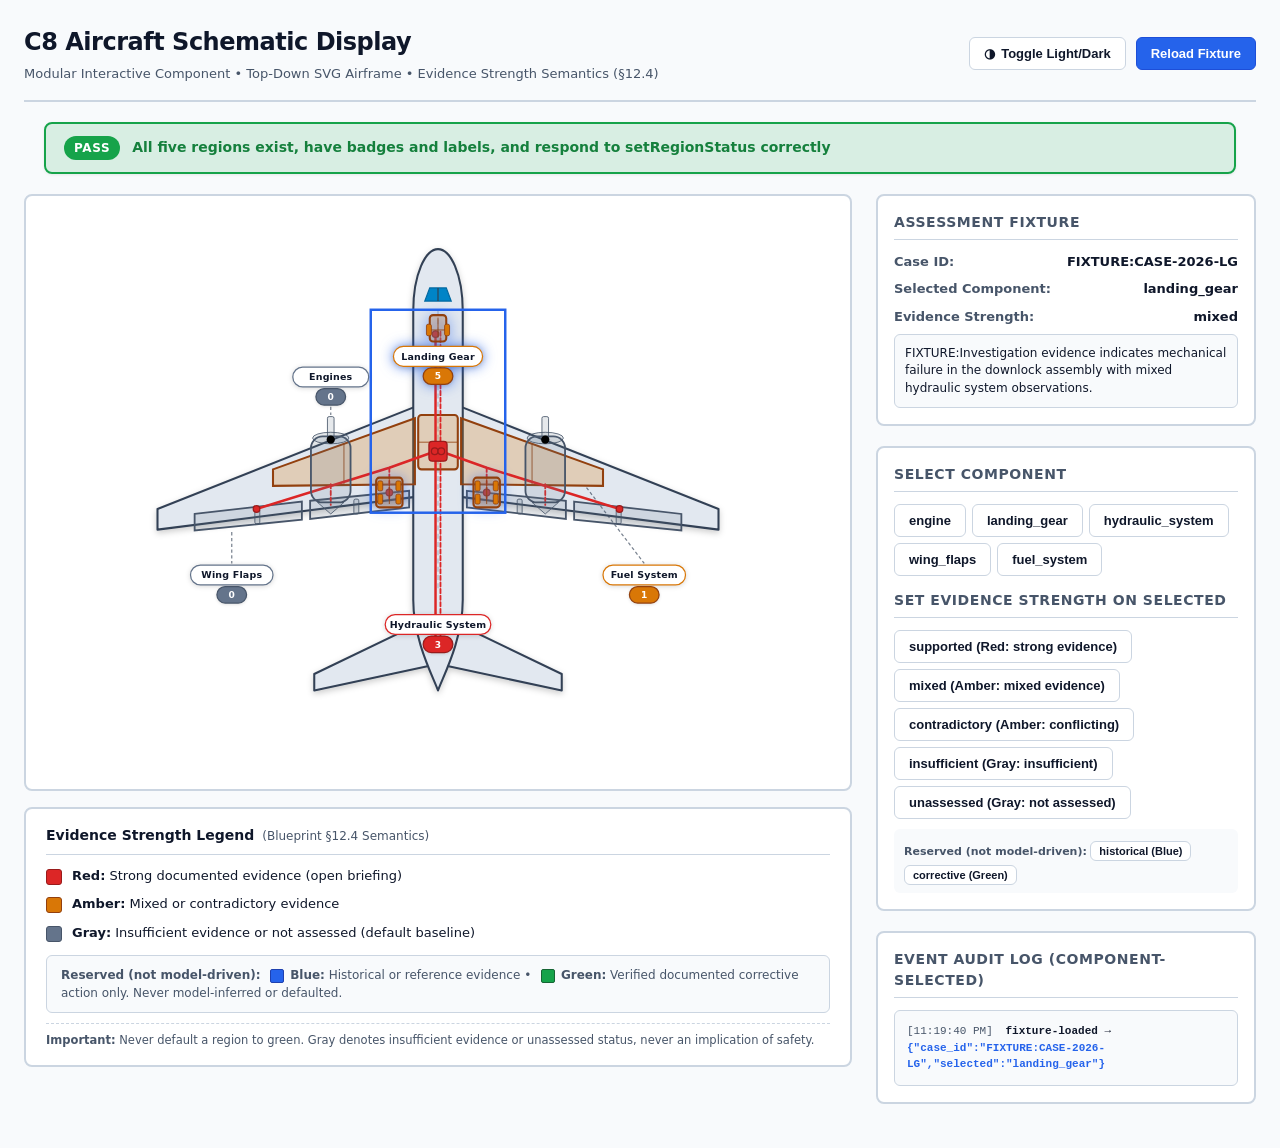
<file: frontend/schematic_demo.html>
<!DOCTYPE html>
<html lang="en">
<head>
  <!-- ============================================================
     COMPONENT: C8 - Aircraft Schematic Standalone Demo & Test Page
     PURPOSE: Host, demonstrate, and self-test the interactive C8 aircraft schematic against assessment fixture.
     INPUT: contracts/fixtures/assessment.json, frontend/schematic.js, frontend/styles.css
     OUTPUT: Rendered test page with interactive schematic, event audit log, and PASS/FAIL test verdict.
     CALLED BY: Browser / manual / automated test suite      CALLS: frontend/schematic.js, contracts/fixtures/assessment.json
     IF IT BREAKS, CHECK: Relative fetch path to assessment.json, ES module loading, DOM element IDs.
     ============================================================ -->
  <meta charset="UTF-8">
  <meta name="viewport" content="width=device-width, initial-scale=1.0">
  <title>C8 Aircraft Schematic Demo &amp; Self-Test</title>
  <link rel="stylesheet" href="styles.css">
  <style>
    /* Demo Page Container & Layout Styles */
    body {
      margin: 0;
      padding: 24px;
      background: var(--schematic-bg, #f8fafc);
      color: var(--schematic-text, #0f172a);
      font-family: system-ui, -apple-system, BlinkMacSystemFont, "Segoe UI", Roboto, sans-serif;
      line-height: 1.5;
      box-sizing: border-box;
    }

    .demo-header {
      display: flex;
      justify-content: space-between;
      align-items: center;
      flex-wrap: wrap;
      gap: 16px;
      margin-bottom: 20px;
      padding-bottom: 16px;
      border-bottom: 2px solid var(--schematic-border, #cbd5e1);
    }

    .demo-title-group h1 {
      margin: 0;
      font-size: 24px;
      font-weight: 800;
      letter-spacing: -0.02em;
    }

    .demo-title-group p {
      margin: 4px 0 0 0;
      font-size: 13px;
      color: var(--schematic-text-muted, #64748b);
    }

    .demo-actions {
      display: flex;
      align-items: center;
      gap: 10px;
    }

    .btn {
      display: inline-flex;
      align-items: center;
      gap: 6px;
      padding: 8px 14px;
      font-size: 13px;
      font-weight: 600;
      border-radius: 6px;
      border: 1px solid var(--schematic-border, #cbd5e1);
      background: var(--schematic-card-bg, #ffffff);
      color: var(--schematic-text, #0f172a);
      cursor: pointer;
      transition: all 0.15s ease;
    }

    .btn:hover {
      background: var(--schematic-border, #e2e8f0);
    }

    .btn-primary {
      background: #2563eb;
      color: #ffffff;
      border-color: #1d4ed8;
    }

    .btn-primary:hover {
      background: #1d4ed8;
    }

    /* Self-Test Verdict Banner */
    .selftest-banner {
      display: flex;
      align-items: center;
      gap: 12px;
      padding: 12px 18px;
      border-radius: 8px;
      margin-bottom: 20px;
      font-size: 14px;
      font-weight: 600;
      box-shadow: 0 1px 3px rgba(0,0,0,0.08);
    }

    .selftest-banner.pass {
      background: rgba(22, 163, 74, 0.14);
      color: #15803d;
      border: 2px solid #16a34a;
    }

    .selftest-banner.fail {
      background: rgba(220, 38, 38, 0.14);
      color: #b91c1c;
      border: 2px solid #dc2626;
    }

    .selftest-badge {
      display: inline-block;
      padding: 3px 10px;
      border-radius: 9999px;
      font-weight: 800;
      font-size: 12px;
      letter-spacing: 0.05em;
      color: #ffffff;
    }

    .selftest-banner.pass .selftest-badge {
      background: #16a34a;
    }

    .selftest-banner.fail .selftest-badge {
      background: #dc2626;
    }

    /* Main Grid Layout - Adapts smoothly from 50% to 200% zoom */
    .demo-grid {
      display: grid;
      grid-template-columns: minmax(0, 1fr) 380px;
      gap: 24px;
      align-items: start;
    }

    @media (max-width: 1100px) {
      .demo-grid {
        grid-template-columns: 1fr;
      }
    }

    /* Sidebar Panels */
    .sidebar-panel {
      background: var(--schematic-card-bg, #ffffff);
      border: 2px solid var(--schematic-border, #cbd5e1);
      border-radius: 8px;
      padding: 16px;
      margin-bottom: 20px;
      box-sizing: border-box;
    }

    .sidebar-title {
      margin: 0 0 12px 0;
      font-size: 14px;
      font-weight: 700;
      text-transform: uppercase;
      letter-spacing: 0.04em;
      color: var(--schematic-text-muted, #64748b);
      border-bottom: 1px solid var(--schematic-border, #cbd5e1);
      padding-bottom: 6px;
    }

    .info-row {
      display: flex;
      justify-content: space-between;
      margin-bottom: 8px;
      font-size: 13px;
    }

    .info-label {
      font-weight: 600;
      color: var(--schematic-text-muted, #64748b);
    }

    .info-value {
      font-weight: 700;
      text-align: right;
    }

    .summary-text {
      font-size: 12px;
      line-height: 1.45;
      background: var(--schematic-bg, #f8fafc);
      padding: 10px;
      border-radius: 6px;
      border: 1px solid var(--schematic-border, #cbd5e1);
      margin-top: 8px;
    }

    /* Interactive Component Controls */
    .controls-grid {
      display: flex;
      flex-wrap: wrap;
      gap: 6px;
      margin-bottom: 10px;
    }

    /* Event Audit Log */
    .event-log-container {
      max-height: 240px;
      overflow-y: auto;
      background: var(--schematic-bg, #f8fafc);
      border: 1px solid var(--schematic-border, #cbd5e1);
      border-radius: 6px;
      padding: 8px 12px;
      font-family: ui-monospace, SFMono-Regular, Menlo, Monaco, Consolas, monospace;
      font-size: 11px;
    }

    .event-log-entry {
      padding: 4px 0;
      border-bottom: 1px solid rgba(0, 0, 0, 0.06);
    }

    .event-log-entry:last-child {
      border-bottom: none;
    }

    .event-time {
      color: var(--schematic-text-muted, #64748b);
      margin-right: 6px;
    }

    .event-target {
      color: #2563eb;
      font-weight: 700;
    }
  </style>
</head>
<body>

  <!-- Page Header -->
  <header class="demo-header">
    <div class="demo-title-group">
      <h1>C8 Aircraft Schematic Display</h1>
      <p>Modular Interactive Component &bull; Top-Down SVG Airframe &bull; Evidence Strength Semantics (§12.4)</p>
    </div>
    <div class="demo-actions">
      <button id="theme-toggle-btn" class="btn" type="button" title="Toggle theme">
        <span id="theme-icon">&#9681;</span> Toggle Light/Dark
      </button>
      <button id="reload-fixture-btn" class="btn btn-primary" type="button" title="Re-apply assessment.json fixture">
        Reload Fixture
      </button>
    </div>
  </header>

  <!-- Self-Test Verdict Banner -->
  <div id="selftest-result" class="selftest-banner" role="status" aria-live="polite">
    <span class="selftest-badge">TESTING</span> Running component self-test...
  </div>

  <!-- Main Content Grid -->
  <main class="demo-grid">
    <!-- Schematic Display Target -->
    <section>
      <div id="schematic-container"></div>
    </section>

    <!-- Sidebar: Case Info, Interactive Controls, and Event Audit Log -->
    <aside>
      <!-- Case & Assessment Information Card -->
      <div class="sidebar-panel">
        <h2 class="sidebar-title">Assessment Fixture</h2>
        <div class="info-row">
          <span class="info-label">Case ID:</span>
          <span id="info-case-id" class="info-value">--</span>
        </div>
        <div class="info-row">
          <span class="info-label">Selected Component:</span>
          <span id="info-selected-comp" class="info-value">--</span>
        </div>
        <div class="info-row">
          <span class="info-label">Evidence Strength:</span>
          <span id="info-evidence-status" class="info-value">--</span>
        </div>
        <div class="summary-text" id="info-brief-summary">Loading fixture data...</div>
      </div>

      <!-- Manual Component Selection Controls -->
      <div class="sidebar-panel">
        <h2 class="sidebar-title">Select Component</h2>
        <div class="controls-grid">
          <button class="btn btn-select" data-comp="engine" type="button">engine</button>
          <button class="btn btn-select" data-comp="landing_gear" type="button">landing_gear</button>
          <button class="btn btn-select" data-comp="hydraulic_system" type="button">hydraulic_system</button>
          <button class="btn btn-select" data-comp="wing_flaps" type="button">wing_flaps</button>
          <button class="btn btn-select" data-comp="fuel_system" type="button">fuel_system</button>
        </div>

        <h2 class="sidebar-title" style="margin-top: 14px;">Set Evidence Strength on Selected</h2>
        <div class="controls-grid">
          <button class="btn btn-status" data-status="supported" type="button">supported (Red: strong evidence)</button>
          <button class="btn btn-status" data-status="mixed" type="button">mixed (Amber: mixed evidence)</button>
          <button class="btn btn-status" data-status="contradictory" type="button">contradictory (Amber: conflicting)</button>
          <button class="btn btn-status" data-status="insufficient" type="button">insufficient (Gray: insufficient)</button>
          <button class="btn btn-status" data-status="unassessed" type="button">unassessed (Gray: not assessed)</button>
        </div>
        <div class="reserved-note" style="margin-top: 10px; padding: 8px 10px; background: var(--schematic-bg); border-radius: 6px; font-size: 11px; color: var(--schematic-text-muted); line-height: 1.4;">
          <strong>Reserved (not model-driven):</strong>
          <button class="btn btn-status" data-status="historical" type="button" style="font-size: 11px; padding: 3px 8px; margin: 4px 4px 0 0;">historical (Blue)</button>
          <button class="btn btn-status" data-status="corrective" type="button" style="font-size: 11px; padding: 3px 8px; margin: 4px 0 0 0;">corrective (Green)</button>
        </div>
      </div>

      <!-- Event Audit Log -->
      <div class="sidebar-panel">
        <h2 class="sidebar-title">Event Audit Log (component-selected)</h2>
        <div id="event-log" class="event-log-container" aria-live="polite">
          <div class="event-log-entry" style="color: var(--schematic-text-muted);">Awaiting user interaction...</div>
        </div>
      </div>
    </aside>
  </main>

  <!-- ES Module Script -->
  <script type="module">
    // ============================================================
    // COMPONENT: C8 - Aircraft Schematic Standalone Demo & Test Page
    // PURPOSE: Host, demonstrate, and self-test the interactive C8 aircraft schematic against assessment fixture.
    // INPUT: contracts/fixtures/assessment.json, frontend/schematic.js, frontend/styles.css
    // OUTPUT: Rendered test page with interactive schematic, event audit log, and PASS/FAIL test verdict.
    // CALLED BY: Browser / manual / automated test suite      CALLS: frontend/schematic.js, contracts/fixtures/assessment.json
    // IF IT BREAKS, CHECK: Relative fetch path to assessment.json, ES module loading, DOM element IDs.
    // ============================================================

    import {
      mountSchematic,
      setRegionStatus,
      setSelected,
      VALID_COMPONENTS,
      STATUS_TO_COLOR,
      ComponentError,
      trace
    } from "./schematic.js";

    // Configurable fixture path at top of file
    const FIXTURE_PATH = "../contracts/fixtures/assessment.json";

    // Fallback embedded assessment fixture data if local fetch is blocked (e.g., file:/// protocol)
    const EMBEDDED_FIXTURE_FALLBACK = {
      case_id: "FIXTURE:CASE-2026-LG",
      selected_component: "landing_gear",
      brief_summary: "FIXTURE:Investigation evidence indicates mechanical failure in the downlock assembly with mixed hydraulic system observations.",
      evidence_status: "mixed",
      component_summaries: {
        engine: { evidence_status: "insufficient", passage_count: 0 },
        landing_gear: { evidence_status: "mixed", passage_count: 5 },
        hydraulic_system: { evidence_status: "supported", passage_count: 3 },
        wing_flaps: { evidence_status: "insufficient", passage_count: 0 },
        fuel_system: { evidence_status: "contradictory", passage_count: 1 }
      }
    };

    /**
     * Append entry to visible event audit log.
     *
     * IN: eventName (string), detail (object).
     * OUT: void.
     * FAILS WITH: Never fails.
     */
    function logEvent(eventName, detail) {
      // STEP 1: Format timestamp and log line | takes: eventName, detail | gives: HTML string
      const logContainer = document.getElementById("event-log");
      if (!logContainer) return;

      const timeStr = new Date().toLocaleTimeString();
      const compId = detail && detail.componentId ? detail.componentId : JSON.stringify(detail);
      const entry = document.createElement("div");
      entry.className = "event-log-entry";
      entry.innerHTML = `<span class="event-time">[${timeStr}]</span> <strong>${eventName}</strong> &rarr; <span class="event-target">${compId}</span>`;

      // STEP 2: Prepend or append entry to log container | takes: entry | gives: updated DOM
      if (logContainer.children.length === 1 && logContainer.children[0].textContent.includes("Awaiting")) {
        logContainer.innerHTML = "";
      }
      logContainer.appendChild(entry);
      logContainer.scrollTop = logContainer.scrollHeight;
    }

    /**
     * Execute programmatic self-test verifying regions and setRegionStatus responsiveness.
     *
     * IN: containerEl (HTMLElement).
     * OUT: object { pass: boolean, reason: string }.
     * FAILS WITH: Never fails, returns { pass: false, reason }.
     */
    function runSelfTest(containerEl) {
      // STEP 1: Verify container and SVG presence | takes: containerEl | gives: SVG element
      const svg = containerEl.querySelector("svg.schematic-svg");
      if (!svg) {
        return { pass: false, reason: "Missing svg.schematic-svg element in container" };
      }

      // STEP 2: Verify all 5 regions exist with stable IDs | takes: VALID_COMPONENTS | gives: verified elements
      for (const compId of VALID_COMPONENTS) {
        const el = containerEl.querySelector(`#${compId}`);
        if (!el) {
          return { pass: false, reason: `Region #${compId} not found in schematic` };
        }
        if (el.getAttribute("role") !== "button") {
          return { pass: false, reason: `Region #${compId} missing role="button"` };
        }
        if (el.getAttribute("tabindex") !== "0") {
          return { pass: false, reason: `Region #${compId} missing tabindex="0"` };
        }
        const badgeText = el.querySelector(".badge-text");
        if (!badgeText) {
          return { pass: false, reason: `Region #${compId} missing .badge-text element` };
        }
        const labelText = el.querySelector(".region-label");
        if (!labelText) {
          return { pass: false, reason: `Region #${compId} missing .region-label element` };
        }
      }

      // STEP 3: Verify setRegionStatus modifies classes and badge values correctly | takes: setRegionStatus | gives: tested regions
      try {
        setRegionStatus("engine", "supported", 12);
        const engineEl = containerEl.querySelector("#engine");
        if (!engineEl.classList.contains("status-red") || engineEl.querySelector(".badge-text").textContent !== "12") {
          return { pass: false, reason: "setRegionStatus failed to apply status-red or badge count 12 to engine" };
        }

        setRegionStatus("landing_gear", "mixed", 5);
        const lgEl = containerEl.querySelector("#landing_gear");
        if (!lgEl.classList.contains("status-amber") || lgEl.querySelector(".badge-text").textContent !== "5") {
          return { pass: false, reason: "setRegionStatus failed to apply status-amber or badge count 5 to landing_gear" };
        }

        setRegionStatus("hydraulic_system", "insufficient", 0);
        const hydEl = containerEl.querySelector("#hydraulic_system");
        if (!hydEl.classList.contains("status-gray") || hydEl.querySelector(".badge-text").textContent !== "0") {
          return { pass: false, reason: "setRegionStatus failed to apply status-gray or badge count 0 to hydraulic_system" };
        }

        setSelected("landing_gear");
        if (!lgEl.classList.contains("is-selected") || lgEl.getAttribute("aria-pressed") !== "true") {
          return { pass: false, reason: "setSelected failed to apply .is-selected class or aria-pressed='true'" };
        }
      } catch (err) {
        return { pass: false, reason: `setRegionStatus threw exception: ${err.message}` };
      }

      // STEP 4: Return successful pass verdict | takes: None | gives: verdict object
      return { pass: true, reason: "All five regions exist, have badges and labels, and respond to setRegionStatus correctly" };
    }

    /**
     * Load assessment fixture from URL and apply component summaries to schematic regions.
     *
     * IN: fixturePath (string), containerEl (HTMLElement).
     * OUT: Promise<void>.
     * FAILS WITH: ComponentError on fixture processing failure.
     */
    async function loadAssessment(fixturePath, containerEl) {
      // STEP 1: Fetch fixture JSON with fallback for local file execution | takes: fixturePath | gives: raw assessment object
      let assessment = null;
      try {
        trace("C8", "Fetching assessment fixture", { path: fixturePath });
        const resp = await fetch(fixturePath);
        if (!resp.ok) {
          throw new Error(`HTTP ${resp.status} - ${resp.statusText}`);
        }
        assessment = await resp.json();
      } catch (fetchErr) {
        trace("C8", "Fetch failed, using embedded fixture fallback", { error: fetchErr.message });
        assessment = EMBEDDED_FIXTURE_FALLBACK;
      }

      // STEP 2: Populate UI header and summary information card | takes: assessment | gives: updated info card
      document.getElementById("info-case-id").textContent = assessment.case_id || "N/A";
      document.getElementById("info-selected-comp").textContent = assessment.selected_component || "N/A";
      document.getElementById("info-evidence-status").textContent = assessment.evidence_status || "N/A";
      document.getElementById("info-brief-summary").textContent = assessment.brief_summary || "No summary available";

      // STEP 3: Apply component_summaries to the schematic regions | takes: assessment.component_summaries | gives: updated regions
      if (assessment.component_summaries) {
        for (const [compId, summary] of Object.entries(assessment.component_summaries)) {
          if (VALID_COMPONENTS.includes(compId)) {
            setRegionStatus(compId, summary.evidence_status, summary.passage_count);
          }
        }
      }

      // STEP 4: Set initial selected component from fixture | takes: assessment.selected_component | gives: selected region
      if (assessment.selected_component && VALID_COMPONENTS.includes(assessment.selected_component)) {
        setSelected(assessment.selected_component);
      }

      // STEP 5: Log load action to event audit log | takes: assessment | gives: audit entry
      logEvent("fixture-loaded", { case_id: assessment.case_id, selected: assessment.selected_component });
    }

    /**
     * Initialize demo application, mount schematic, execute self-test, and bind controls.
     *
     * IN: None.
     * OUT: Promise<void>.
     * FAILS WITH: ComponentError if initialization fails.
     */
    async function initDemo() {
      // STEP 1: Locate host container element | takes: None | gives: containerEl
      const containerEl = document.getElementById("schematic-container");
      if (!containerEl) {
        throw new ComponentError("C8", "initDemo", "Missing #schematic-container in DOM");
      }

      // STEP 2: Mount C8 schematic into host container | takes: containerEl | gives: mounted schematic
      mountSchematic(containerEl);

      // STEP 3: Attach listener for CustomEvent "component-selected" | takes: containerEl | gives: bound event listener
      containerEl.addEventListener("component-selected", (e) => {
        const compId = e.detail && e.detail.componentId ? e.detail.componentId : "unknown";
        logEvent("component-selected", { componentId: compId });
        document.getElementById("info-selected-comp").textContent = compId;
      });

      // STEP 4: Execute self-test and display visible PASS/FAIL line | takes: containerEl | gives: test result rendered
      const testResult = runSelfTest(containerEl);
      const bannerEl = document.getElementById("selftest-result");
      if (testResult.pass) {
        bannerEl.className = "selftest-banner pass";
        bannerEl.innerHTML = `<span class="selftest-badge">PASS</span> ${testResult.reason}`;
        trace("C8", "Self-test passed", { result: "PASS" });
      } else {
        bannerEl.className = "selftest-banner fail";
        bannerEl.innerHTML = `<span class="selftest-badge">FAIL</span> ${testResult.reason}`;
        trace("C8", "Self-test failed", { result: "FAIL", reason: testResult.reason });
      }

      // STEP 5: Load and apply assessment fixture | takes: FIXTURE_PATH, containerEl | gives: fixture applied
      await loadAssessment(FIXTURE_PATH, containerEl);

      // STEP 6: Bind interactive sidebar controls (select buttons, status buttons, theme toggle) | takes: DOM | gives: interactive controls
      document.querySelectorAll(".btn-select").forEach((btn) => {
        btn.addEventListener("click", () => {
          const comp = btn.dataset.comp;
          setSelected(comp);
          containerEl.dispatchEvent(new CustomEvent("component-selected", { detail: { componentId: comp }, bubbles: true }));
        });
      });

      let activeTargetComp = "landing_gear";
      containerEl.addEventListener("component-selected", (e) => {
        activeTargetComp = e.detail.componentId;
      });

      document.querySelectorAll(".btn-status").forEach((btn) => {
        btn.addEventListener("click", () => {
          const status = btn.dataset.status;
          setRegionStatus(activeTargetComp, status, 3);
          logEvent("status-updated", { componentId: activeTargetComp, status, count: 3 });
        });
      });

      // Reload fixture button
      document.getElementById("reload-fixture-btn").addEventListener("click", async () => {
        await loadAssessment(FIXTURE_PATH, containerEl);
      });

      // Theme toggle button
      document.getElementById("theme-toggle-btn").addEventListener("click", () => {
        const currentTheme = document.documentElement.getAttribute("data-theme");
        const newTheme = currentTheme === "dark" ? "light" : "dark";
        document.documentElement.setAttribute("data-theme", newTheme);
        trace("C8", "Toggled theme", { theme: newTheme });
      });
    }

    // Bootstrap demo on DOM load
    window.addEventListener("DOMContentLoaded", () => {
      initDemo().catch((err) => {
        const bannerEl = document.getElementById("selftest-result");
        if (bannerEl) {
          bannerEl.className = "selftest-banner fail";
          bannerEl.innerHTML = `<span class="selftest-badge">FAIL</span> Initialization error: ${err.message}`;
        }
        console.error("Demo initialization failed:", err);
      });
    });
  </script>
</body>
</html>
</file>
<file: frontend/styles.css>
/* ============================================================
 * COMPONENT: C8 - Aircraft Schematic Styles
 * PURPOSE: Styling and theming for interactive SVG aircraft schematic, status badges, tooltip, and legend.
 * INPUT: CSS custom properties (theme variables), DOM classes (.schematic-*, .status-*).
 * OUTPUT: High-contrast projector-ready visual layout for light and dark modes.
 * CALLED BY: frontend/schematic_demo.html, main application stylesheets      CALLS: None
 * IF IT BREAKS, CHECK: CSS variable fallbacks, SVG fill/stroke specificity, selector hierarchy.
 * ============================================================ */

/* ============================================================ */
/* SECTION: C8 Aircraft Schematic Styles                        */
/* ============================================================ */

/* Default Light Theme Variables */
:root {
  --schematic-bg: #f8fafc;
  --schematic-card-bg: #ffffff;
  --schematic-border: #cbd5e1;
  --schematic-text: #0f172a;
  --schematic-text-muted: #475569;

  /* Airframe Neutral Structure */
  --schematic-airframe-fill: #e2e8f0;
  --schematic-airframe-stroke: #334155;
  --schematic-airframe-accent: #94a3b8;
  --schematic-cockpit: #0284c7;
  --schematic-cockpit-stroke: #0369a1;

  /* Blueprint §12.4 Evidence Strength Status Colors (Projector-Tuned High Contrast) */
  --color-status-red: #dc2626;
  --color-status-red-bg: rgba(220, 38, 38, 0.22);
  --color-status-red-stroke: #991b1b;
  --color-status-red-badge-text: #ffffff;

  --color-status-amber: #d97706;
  --color-status-amber-bg: rgba(217, 119, 6, 0.24);
  --color-status-amber-stroke: #92400e;
  --color-status-amber-badge-text: #ffffff;

  --color-status-blue: #2563eb;
  --color-status-blue-bg: rgba(37, 99, 235, 0.22);
  --color-status-blue-stroke: #1e40af;
  --color-status-blue-badge-text: #ffffff;

  --color-status-green: #16a34a;
  --color-status-green-bg: rgba(22, 163, 74, 0.22);
  --color-status-green-stroke: #166534;
  --color-status-green-badge-text: #ffffff;

  --color-status-gray: #64748b;
  --color-status-gray-bg: rgba(100, 116, 139, 0.16);
  --color-status-gray-stroke: #475569;
  --color-status-gray-badge-text: #ffffff;

  /* Interactive States */
  --schematic-focus-outline: #f59e0b;
  --schematic-selected-outline: #2563eb;
  --schematic-selected-glow: rgba(37, 99, 235, 0.7);
}

/* Explicit Dark Theme and Preferred Dark Color Scheme */
[data-theme="dark"] {
  --schematic-bg: #0f172a;
  --schematic-card-bg: #1e293b;
  --schematic-border: #334155;
  --schematic-text: #f8fafc;
  --schematic-text-muted: #94a3b8;

  /* Airframe Neutral Structure */
  --schematic-airframe-fill: #1e293b;
  --schematic-airframe-stroke: #94a3b8;
  --schematic-airframe-accent: #475569;
  --schematic-cockpit: #38bdf8;
  --schematic-cockpit-stroke: #7dd3fc;

  /* Dark-Mode Status Colors */
  --color-status-red: #ef4444;
  --color-status-red-bg: rgba(239, 68, 68, 0.28);
  --color-status-red-stroke: #f87171;
  --color-status-red-badge-text: #ffffff;

  --color-status-amber: #f59e0b;
  --color-status-amber-bg: rgba(245, 158, 11, 0.28);
  --color-status-amber-stroke: #fbbf24;
  --color-status-amber-badge-text: #ffffff;

  --color-status-blue: #3b82f6;
  --color-status-blue-bg: rgba(59, 130, 246, 0.28);
  --color-status-blue-stroke: #60a5fa;
  --color-status-blue-badge-text: #ffffff;

  --color-status-green: #22c55e;
  --color-status-green-bg: rgba(34, 197, 94, 0.28);
  --color-status-green-stroke: #4ade80;
  --color-status-green-badge-text: #ffffff;

  --color-status-gray: #94a3b8;
  --color-status-gray-bg: rgba(148, 163, 184, 0.20);
  --color-status-gray-stroke: #cbd5e1;
  --color-status-gray-badge-text: #0f172a;

  /* Interactive States */
  --schematic-focus-outline: #fbbf24;
  --schematic-selected-outline: #60a5fa;
  --schematic-selected-glow: rgba(96, 165, 250, 0.75);
}

@media (prefers-color-scheme: dark) {
  :root:not([data-theme="light"]) {
    --schematic-bg: #0f172a;
    --schematic-card-bg: #1e293b;
    --schematic-border: #334155;
    --schematic-text: #f8fafc;
    --schematic-text-muted: #94a3b8;

    --schematic-airframe-fill: #1e293b;
    --schematic-airframe-stroke: #94a3b8;
    --schematic-airframe-accent: #475569;
    --schematic-cockpit: #38bdf8;
    --schematic-cockpit-stroke: #7dd3fc;

    --color-status-red: #ef4444;
    --color-status-red-bg: rgba(239, 68, 68, 0.28);
    --color-status-red-stroke: #f87171;
    --color-status-red-badge-text: #ffffff;

    --color-status-amber: #f59e0b;
    --color-status-amber-bg: rgba(245, 158, 11, 0.28);
    --color-status-amber-stroke: #fbbf24;
    --color-status-amber-badge-text: #ffffff;

    --color-status-blue: #3b82f6;
    --color-status-blue-bg: rgba(59, 130, 246, 0.28);
    --color-status-blue-stroke: #60a5fa;
    --color-status-blue-badge-text: #ffffff;

    --color-status-green: #22c55e;
    --color-status-green-bg: rgba(34, 197, 94, 0.28);
    --color-status-green-stroke: #4ade80;
    --color-status-green-badge-text: #ffffff;

    --color-status-gray: #94a3b8;
    --color-status-gray-bg: rgba(148, 163, 184, 0.20);
    --color-status-gray-stroke: #cbd5e1;
    --color-status-gray-badge-text: #0f172a;

    --schematic-focus-outline: #fbbf24;
    --schematic-selected-outline: #60a5fa;
    --schematic-selected-glow: rgba(96, 165, 250, 0.75);
  }
}

/* Schematic Container Root */
.schematic-root {
  display: flex;
  flex-direction: column;
  width: 100%;
  box-sizing: border-box;
  background-color: var(--schematic-bg);
  color: var(--schematic-text);
  font-family: system-ui, -apple-system, BlinkMacSystemFont, "Segoe UI", Roboto, sans-serif;
}

.schematic-canvas-wrapper {
  position: relative;
  width: 100%;
  background: var(--schematic-card-bg);
  border: 2px solid var(--schematic-border);
  border-radius: 8px;
  padding: 16px;
  box-sizing: border-box;
  overflow: visible;
}

.schematic-svg {
  display: block;
  width: 100%;
  height: auto;
  max-height: 580px;
  user-select: none;
}

/* Remove browser focus outline from SVG root and outer containers */
#schematic-container,
#schematic-container:focus,
#schematic-container:focus-visible,
.schematic-root,
.schematic-root:focus,
.schematic-root:focus-visible,
.schematic-canvas-wrapper,
.schematic-canvas-wrapper:focus,
.schematic-canvas-wrapper:focus-visible,
.schematic-svg,
.schematic-svg:focus,
.schematic-svg:focus-visible {
  outline: none !important;
  box-shadow: none !important;
}

/* Base Airframe Geometry */
.airframe-base .airframe-wing,
.airframe-base .airframe-tail,
.airframe-base .airframe-fuselage {
  fill: var(--schematic-airframe-fill);
  stroke: var(--schematic-airframe-stroke);
  stroke-width: 2.5px;
  stroke-linejoin: round;
  transition: fill 0.2s ease, stroke 0.2s ease;
}

.airframe-base .airframe-fin {
  fill: var(--schematic-airframe-stroke);
  stroke: var(--schematic-airframe-stroke);
  stroke-width: 1px;
}

.airframe-base .airframe-cockpit {
  fill: var(--schematic-cockpit);
  stroke: var(--schematic-cockpit-stroke);
  stroke-width: 1.5px;
}

.airframe-base .airframe-cockpit-divider {
  stroke: var(--schematic-airframe-stroke);
  stroke-width: 1.5px;
}

.airframe-base .airframe-centerline {
  stroke: var(--schematic-airframe-accent);
  stroke-width: 1.5px;
  stroke-dasharray: 6 4;
  opacity: 0.65;
}

/* Interactive Component Regions */
.schematic-region {
  cursor: pointer;
  outline: none;
  transition: filter 0.15s ease, opacity 0.15s ease;
}

.schematic-region:hover {
  filter: brightness(1.12);
}

/* Visible focus ring retained on each keyboard-focusable region */
.schematic-region:focus-visible {
  outline: 3px dashed var(--schematic-focus-outline) !important;
  outline-offset: 4px;
}

.schematic-region.is-selected {
  outline: 3px solid var(--schematic-selected-outline) !important;
  outline-offset: 4px;
  filter: drop-shadow(0 0 8px var(--schematic-selected-glow));
}

/* Region Labels and Badges */
.region-label-group {
  pointer-events: none;
}

.label-bg {
  fill: var(--schematic-card-bg);
  stroke: var(--schematic-border);
  stroke-width: 1.5px;
  filter: drop-shadow(0 1px 3px rgba(0, 0, 0, 0.16));
}

.region-label {
  font-family: system-ui, -apple-system, BlinkMacSystemFont, "Segoe UI", Roboto, sans-serif;
  font-size: 11.5px;
  font-weight: 700;
  fill: var(--schematic-text);
  letter-spacing: 0.02em;
}

.label-leader {
  stroke: var(--schematic-airframe-stroke);
  stroke-width: 1.5px;
  stroke-dasharray: 4 3;
  opacity: 0.65;
  pointer-events: none;
}

.schematic-badge .badge-bg {
  stroke-width: 1.5px;
  filter: drop-shadow(0 1px 2px rgba(0, 0, 0, 0.12));
  transition: fill 0.2s ease, stroke 0.2s ease;
}

.schematic-badge .badge-text {
  font-family: system-ui, -apple-system, BlinkMacSystemFont, "Segoe UI", Roboto, monospace, sans-serif;
  font-size: 11px;
  font-weight: 800;
}

/* Hydraulic Line Styling */
.hydraulic-line {
  fill: none;
  stroke-linecap: round;
  stroke-linejoin: round;
  transition: stroke 0.2s ease;
}

.hydraulic-line.primary {
  stroke-width: 3px;
}

.hydraulic-line.secondary {
  stroke-width: 2.2px;
  stroke-dasharray: 5 3;
}

/* ------------------------------------------------------------ */
/* Status Color Variant Styles (Section 12.4 Evidence Strength) */
/* ------------------------------------------------------------ */

/* STATUS: RED (Strong documented evidence - open briefing) */
.schematic-region.status-red .fuel-tank-surface,
.schematic-region.status-red .flap-surface,
.schematic-region.status-red .engine-body,
.schematic-region.status-red .gear-bay {
  fill: var(--color-status-red-bg);
  stroke: var(--color-status-red-stroke);
  stroke-width: 2.5px;
}
.schematic-region.status-red .hydraulic-line {
  stroke: var(--color-status-red);
}
.schematic-region.status-red .hydraulic-manifold,
.schematic-region.status-red .hydraulic-pump,
.schematic-region.status-red .hydraulic-node {
  fill: var(--color-status-red);
  stroke: var(--color-status-red-stroke);
  stroke-width: 1.5px;
}
.schematic-region.status-red .gear-tire,
.schematic-region.status-red .gear-strut,
.schematic-region.status-red .gear-axle {
  stroke: var(--color-status-red-stroke);
  fill: var(--color-status-red);
}
.schematic-region.status-red .engine-intake,
.schematic-region.status-red .engine-pylon,
.schematic-region.status-red .engine-exhaust,
.schematic-region.status-red .flap-track,
.schematic-region.status-red .fuel-baffle {
  stroke: var(--color-status-red-stroke);
  fill: var(--color-status-red-bg);
}
.schematic-region.status-red .badge-bg {
  fill: var(--color-status-red);
  stroke: var(--color-status-red-stroke);
}
.schematic-region.status-red .badge-text {
  fill: var(--color-status-red-badge-text);
}
.schematic-region.status-red .label-bg {
  stroke: var(--color-status-red);
}

/* STATUS: AMBER (Mixed or contradictory evidence) */
.schematic-region.status-amber .fuel-tank-surface,
.schematic-region.status-amber .flap-surface,
.schematic-region.status-amber .engine-body,
.schematic-region.status-amber .gear-bay {
  fill: var(--color-status-amber-bg);
  stroke: var(--color-status-amber-stroke);
  stroke-width: 2.5px;
}
.schematic-region.status-amber .hydraulic-line {
  stroke: var(--color-status-amber);
}
.schematic-region.status-amber .hydraulic-manifold,
.schematic-region.status-amber .hydraulic-pump,
.schematic-region.status-amber .hydraulic-node {
  fill: var(--color-status-amber);
  stroke: var(--color-status-amber-stroke);
  stroke-width: 1.5px;
}
.schematic-region.status-amber .gear-tire,
.schematic-region.status-amber .gear-strut,
.schematic-region.status-amber .gear-axle {
  stroke: var(--color-status-amber-stroke);
  fill: var(--color-status-amber);
}
.schematic-region.status-amber .engine-intake,
.schematic-region.status-amber .engine-pylon,
.schematic-region.status-amber .engine-exhaust,
.schematic-region.status-amber .flap-track,
.schematic-region.status-amber .fuel-baffle {
  stroke: var(--color-status-amber-stroke);
  fill: var(--color-status-amber-bg);
}
.schematic-region.status-amber .badge-bg {
  fill: var(--color-status-amber);
  stroke: var(--color-status-amber-stroke);
}
.schematic-region.status-amber .badge-text {
  fill: var(--color-status-amber-badge-text);
}
.schematic-region.status-amber .label-bg {
  stroke: var(--color-status-amber);
}

/* STATUS: BLUE (Historical or reference evidence - reserved) */
.schematic-region.status-blue .fuel-tank-surface,
.schematic-region.status-blue .flap-surface,
.schematic-region.status-blue .engine-body,
.schematic-region.status-blue .gear-bay {
  fill: var(--color-status-blue-bg);
  stroke: var(--color-status-blue-stroke);
  stroke-width: 2.5px;
}
.schematic-region.status-blue .hydraulic-line {
  stroke: var(--color-status-blue);
}
.schematic-region.status-blue .hydraulic-manifold,
.schematic-region.status-blue .hydraulic-pump,
.schematic-region.status-blue .hydraulic-node {
  fill: var(--color-status-blue);
  stroke: var(--color-status-blue-stroke);
  stroke-width: 1.5px;
}
.schematic-region.status-blue .gear-tire,
.schematic-region.status-blue .gear-strut,
.schematic-region.status-blue .gear-axle {
  stroke: var(--color-status-blue-stroke);
  fill: var(--color-status-blue);
}
.schematic-region.status-blue .engine-intake,
.schematic-region.status-blue .engine-pylon,
.schematic-region.status-blue .engine-exhaust,
.schematic-region.status-blue .flap-track,
.schematic-region.status-blue .fuel-baffle {
  stroke: var(--color-status-blue-stroke);
  fill: var(--color-status-blue-bg);
}
.schematic-region.status-blue .badge-bg {
  fill: var(--color-status-blue);
  stroke: var(--color-status-blue-stroke);
}
.schematic-region.status-blue .badge-text {
  fill: var(--color-status-blue-badge-text);
}
.schematic-region.status-blue .label-bg {
  stroke: var(--color-status-blue);
}

/* STATUS: GREEN (Verified documented corrective action ONLY - reserved) */
.schematic-region.status-green .fuel-tank-surface,
.schematic-region.status-green .flap-surface,
.schematic-region.status-green .engine-body,
.schematic-region.status-green .gear-bay {
  fill: var(--color-status-green-bg);
  stroke: var(--color-status-green-stroke);
  stroke-width: 2.5px;
}
.schematic-region.status-green .hydraulic-line {
  stroke: var(--color-status-green);
}
.schematic-region.status-green .hydraulic-manifold,
.schematic-region.status-green .hydraulic-pump,
.schematic-region.status-green .hydraulic-node {
  fill: var(--color-status-green);
  stroke: var(--color-status-green-stroke);
  stroke-width: 1.5px;
}
.schematic-region.status-green .gear-tire,
.schematic-region.status-green .gear-strut,
.schematic-region.status-green .gear-axle {
  stroke: var(--color-status-green-stroke);
  fill: var(--color-status-green);
}
.schematic-region.status-green .engine-intake,
.schematic-region.status-green .engine-pylon,
.schematic-region.status-green .engine-exhaust,
.schematic-region.status-green .flap-track,
.schematic-region.status-green .fuel-baffle {
  stroke: var(--color-status-green-stroke);
  fill: var(--color-status-green-bg);
}
.schematic-region.status-green .badge-bg {
  fill: var(--color-status-green);
  stroke: var(--color-status-green-stroke);
}
.schematic-region.status-green .badge-text {
  fill: var(--color-status-green-badge-text);
}
.schematic-region.status-green .label-bg {
  stroke: var(--color-status-green);
}

/* STATUS: GRAY (Insufficient evidence or not assessed - DEFAULT BASELINE) */
.schematic-region.status-gray .fuel-tank-surface,
.schematic-region.status-gray .flap-surface,
.schematic-region.status-gray .engine-body,
.schematic-region.status-gray .gear-bay {
  fill: var(--color-status-gray-bg);
  stroke: var(--color-status-gray-stroke);
  stroke-width: 2.2px;
}
.schematic-region.status-gray .hydraulic-line {
  stroke: var(--color-status-gray);
}
.schematic-region.status-gray .hydraulic-manifold,
.schematic-region.status-gray .hydraulic-pump,
.schematic-region.status-gray .hydraulic-node {
  fill: var(--color-status-gray);
  stroke: var(--color-status-gray-stroke);
  stroke-width: 1.5px;
}
.schematic-region.status-gray .gear-tire,
.schematic-region.status-gray .gear-strut,
.schematic-region.status-gray .gear-axle {
  stroke: var(--color-status-gray-stroke);
  fill: var(--color-status-gray);
}
.schematic-region.status-gray .engine-intake,
.schematic-region.status-gray .engine-pylon,
.schematic-region.status-gray .engine-exhaust,
.schematic-region.status-gray .flap-track,
.schematic-region.status-gray .fuel-baffle {
  stroke: var(--color-status-gray-stroke);
  fill: var(--color-status-gray-bg);
}
.schematic-region.status-gray .badge-bg {
  fill: var(--color-status-gray);
  stroke: var(--color-status-gray-stroke);
}
.schematic-region.status-gray .badge-text {
  fill: var(--color-status-gray-badge-text);
}
.schematic-region.status-gray .label-bg {
  stroke: var(--color-status-gray);
}

/* Hover Tooltip */
.schematic-tooltip {
  position: absolute;
  pointer-events: none;
  opacity: 0;
  transform: translateY(6px);
  transition: opacity 0.15s ease, transform 0.15s ease;
  background: var(--schematic-card-bg);
  color: var(--schematic-text);
  border: 2px solid var(--schematic-border);
  border-radius: 6px;
  padding: 8px 12px;
  font-size: 12px;
  box-shadow: 0 4px 14px rgba(0, 0, 0, 0.25);
  z-index: 50;
  max-width: 300px;
}

.schematic-tooltip.visible {
  opacity: 1;
  transform: translateY(0);
}

.tooltip-title {
  font-weight: 700;
  font-size: 13px;
  margin-bottom: 4px;
}

.tooltip-status {
  display: flex;
  align-items: center;
  gap: 6px;
  font-size: 12px;
  margin-bottom: 4px;
}

.tooltip-dot {
  display: inline-block;
  width: 10px;
  height: 10px;
  border-radius: 50%;
  flex-shrink: 0;
}
.tooltip-dot.red { background: var(--color-status-red); }
.tooltip-dot.amber { background: var(--color-status-amber); }
.tooltip-dot.blue { background: var(--color-status-blue); }
.tooltip-dot.green { background: var(--color-status-green); }
.tooltip-dot.gray { background: var(--color-status-gray); }

.tooltip-count {
  font-size: 11px;
  color: var(--schematic-text-muted);
}

/* Evidence Strength Legend (Full visibility, no clipped text) */
.schematic-legend {
  margin-top: 16px;
  padding: 16px 20px;
  background: var(--schematic-card-bg);
  border: 2px solid var(--schematic-border);
  border-radius: 8px;
  box-sizing: border-box;
  width: 100%;
  overflow: visible;
}

.legend-header {
  display: flex;
  align-items: baseline;
  gap: 8px;
  margin-bottom: 12px;
  border-bottom: 1px solid var(--schematic-border);
  padding-bottom: 8px;
  flex-wrap: wrap;
}

.legend-title {
  font-weight: 700;
  font-size: 14px;
  color: var(--schematic-text);
}

.legend-subtitle {
  font-size: 12px;
  color: var(--schematic-text-muted);
}

.legend-items {
  list-style: none;
  margin: 0;
  padding: 0;
  display: flex;
  flex-direction: column;
  gap: 10px;
}

.legend-item {
  display: flex;
  align-items: flex-start;
  gap: 10px;
  font-size: 13px;
  color: var(--schematic-text);
  line-height: 1.45;
  word-break: normal;
}

.legend-swatch {
  display: inline-block;
  width: 14px;
  height: 14px;
  border-radius: 3px;
  flex-shrink: 0;
  margin-top: 2px;
}
.legend-swatch.status-red { background: var(--color-status-red); border: 1.5px solid var(--color-status-red-stroke); }
.legend-swatch.status-amber { background: var(--color-status-amber); border: 1.5px solid var(--color-status-amber-stroke); }
.legend-swatch.status-blue { background: var(--color-status-blue); border: 1.5px solid var(--color-status-blue-stroke); }
.legend-swatch.status-green { background: var(--color-status-green); border: 1.5px solid var(--color-status-green-stroke); }
.legend-swatch.status-gray { background: var(--color-status-gray); border: 1.5px solid var(--color-status-gray-stroke); }

.legend-reserved-note {
  margin-top: 12px;
  padding: 10px 14px;
  background: var(--schematic-bg);
  border: 1px solid var(--schematic-border);
  border-radius: 6px;
  font-size: 12px;
  color: var(--schematic-text-muted);
  line-height: 1.5;
}

.legend-swatch-inline {
  display: inline-block;
  width: 12px;
  height: 12px;
  border-radius: 2px;
  vertical-align: middle;
  margin: 0 2px 0 6px;
}
.legend-swatch-inline.status-blue { background: var(--color-status-blue); border: 1px solid var(--color-status-blue-stroke); }
.legend-swatch-inline.status-green { background: var(--color-status-green); border: 1px solid var(--color-status-green-stroke); }

.legend-disclaimer {
  margin-top: 10px;
  padding-top: 8px;
  border-top: 1px dashed var(--schematic-border);
  font-size: 11.5px;
  color: var(--schematic-text-muted);
  line-height: 1.45;
}

/* ============================================================ */
/* SECTION: C9 Dashboard Shell & Panels Styles                  */
/* ============================================================ */

/* Global Dashboard Layout */
body.dashboard-body {
  margin: 0;
  padding: 0;
  background: var(--schematic-bg, #f8fafc);
  color: var(--schematic-text, #0f172a);
  font-family: system-ui, -apple-system, BlinkMacSystemFont, "Segoe UI", Roboto, sans-serif;
  line-height: 1.45;
  min-height: 100vh;
  display: flex;
  flex-direction: column;
  box-sizing: border-box;
}

/* App Header & Navigation Bar */
.app-header {
  display: flex;
  justify-content: space-between;
  align-items: center;
  padding: 10px 24px;
  background: var(--schematic-card-bg, #ffffff);
  border-bottom: 1px solid var(--schematic-border, #cbd5e1);
  flex-shrink: 0;
}

.header-brand {
  display: flex;
  align-items: center;
  gap: 12px;
}

.brand-logo {
  font-size: 26px;
  line-height: 1;
}

.brand-name {
  margin: 0;
  font-size: 18px;
  font-weight: 800;
  letter-spacing: -0.02em;
}

.brand-subtitle {
  margin: 2px 0 0 0;
  font-size: 11.5px;
  color: var(--schematic-text-muted, #64748b);
}

.header-nav {
  display: flex;
  gap: 8px;
}

.tab-btn {
  padding: 7px 14px;
  border-radius: 6px;
  font-size: 13px;
  font-weight: 600;
  border: 1px solid var(--schematic-border, #cbd5e1);
  background: transparent;
  color: var(--schematic-text, #0f172a);
  cursor: pointer;
  transition: all 0.15s ease;
}

.tab-btn:hover {
  background: rgba(37, 99, 235, 0.08);
}

.tab-btn.is-active {
  background: #2563eb;
  color: #ffffff;
  border-color: #1d4ed8;
}

/* Persistent Limitations Top Notice */
.persistent-banner {
  background: rgba(217, 119, 6, 0.12);
  border-bottom: 1px solid rgba(217, 119, 6, 0.35);
  color: #92400e;
  padding: 7px 24px;
  font-size: 12px;
  display: flex;
  align-items: center;
  gap: 8px;
  flex-shrink: 0;
}

[data-theme="dark"] .persistent-banner {
  color: #fbbf24;
  background: rgba(245, 158, 11, 0.15);
}

.persistent-icon {
  font-size: 14px;
}

/* Main Dashboard Workspace 3-Column Grid (Airplane Schematic Prioritized) */
.dashboard-workspace {
  flex: 1;
  display: grid;
  grid-template-columns: 280px 1.9fr 1.25fr;
  gap: 16px;
  padding: 16px 20px;
  overflow: hidden;
  min-height: 0;
  box-sizing: border-box;
}

@media (max-width: 1280px) {
  .dashboard-workspace {
    grid-template-columns: 260px 1.7fr 1.2fr;
    gap: 12px;
    padding: 12px;
  }
}

.panel-column {
  display: flex;
  flex-direction: column;
  min-height: 0;
  overflow: hidden;
}

/* Left Controls Panel */
.left-controls-panel {
  overflow-y: auto;
}

.controls-card {
  background: var(--schematic-card-bg, #ffffff);
  border: 1px solid var(--schematic-border, #cbd5e1);
  border-radius: 8px;
  padding: 14px;
  display: flex;
  flex-direction: column;
  gap: 12px;
}

/* Error Banner for /api/cases in Real Mode */
.cases-error-banner {
  background: rgba(220, 38, 38, 0.12);
  border: 1px solid #ef4444;
  color: #991b1b;
  padding: 10px 12px;
  border-radius: 6px;
  font-size: 12px;
  line-height: 1.4;
  margin-bottom: 4px;
}

[data-theme="dark"] .cases-error-banner {
  color: #f87171;
  background: rgba(239, 68, 68, 0.18);
}

.control-group {
  display: flex;
  flex-direction: column;
  gap: 4px;
}

.checkbox-control-group {
  margin-top: -2px;
  margin-bottom: 2px;
}

.checkbox-label {
  display: flex;
  align-items: center;
  gap: 8px;
  font-size: 12px;
  font-weight: 600;
  cursor: pointer;
  color: var(--schematic-text, #0f172a);
  user-select: none;
}

.checkbox-label input[type="checkbox"] {
  width: 15px;
  height: 15px;
  cursor: pointer;
  accent-color: #2563eb;
}

.control-label {
  font-size: 11px;
  font-weight: 700;
  text-transform: uppercase;
  letter-spacing: 0.04em;
  color: var(--schematic-text-muted, #475569);
}

.control-help {
  font-size: 11px;
  color: var(--schematic-text-muted, #64748b);
  line-height: 1.35;
}

.control-grid-row {
  display: flex;
  gap: 8px;
}

.col-half {
  flex: 1;
}

.form-select,
.form-input,
.form-textarea {
  padding: 7px 9px;
  border-radius: 6px;
  border: 1px solid var(--schematic-border, #cbd5e1);
  background: var(--schematic-bg, #f8fafc);
  color: var(--schematic-text, #0f172a);
  font-size: 12.5px;
  font-family: inherit;
  box-sizing: border-box;
  width: 100%;
}

.form-input-readonly {
  background: rgba(100, 116, 139, 0.12);
  cursor: default;
  color: var(--schematic-text-muted, #475569);
  font-weight: 700;
}

.form-textarea {
  resize: vertical;
  line-height: 1.4;
}

/* Component List with Tagged Passage Counts */
.component-list-box {
  display: flex;
  flex-direction: column;
  gap: 3px;
  background: var(--schematic-bg, #f8fafc);
  border: 1px solid var(--schematic-border, #cbd5e1);
  border-radius: 6px;
  padding: 4px;
}

.component-list-item {
  display: flex;
  justify-content: space-between;
  align-items: center;
  padding: 7px 9px;
  border-radius: 4px;
  font-size: 12.5px;
  cursor: pointer;
  transition: all 0.15s ease;
  user-select: none;
}

.component-list-item:hover {
  background: rgba(37, 99, 235, 0.08);
}

.component-list-item.is-active {
  background: rgba(37, 99, 235, 0.16);
  font-weight: 700;
  border-left: 3px solid #2563eb;
}

.comp-name {
  text-transform: capitalize;
}

.comp-badge {
  font-size: 10.5px;
  padding: 2px 6px;
  border-radius: 10px;
  background: rgba(100, 116, 139, 0.16);
  color: var(--schematic-text-muted, #475569);
  font-weight: 600;
}

.comp-badge.badge-unsupported {
  font-style: italic;
  opacity: 0.85;
}

/* Actions and Buttons */
.control-actions {
  display: flex;
  flex-direction: column;
  gap: 8px;
  margin-top: 4px;
}

.btn {
  display: inline-flex;
  align-items: center;
  justify-content: center;
  gap: 6px;
  padding: 8px 14px;
  font-size: 13px;
  font-weight: 600;
  border-radius: 6px;
  cursor: pointer;
  border: 1px solid var(--schematic-border, #cbd5e1);
  transition: all 0.15s ease;
}

.btn-primary {
  background: #2563eb;
  color: #ffffff;
  border-color: #1d4ed8;
}

.btn-primary:hover:not(:disabled) {
  background: #1d4ed8;
}

.btn-primary:disabled {
  opacity: 0.65;
  cursor: not-allowed;
}

.btn-secondary {
  background: var(--schematic-card-bg, #ffffff);
  color: var(--schematic-text, #0f172a);
}

.btn-block {
  width: 100%;
}

.btn-sm {
  padding: 3px 8px;
  font-size: 11px;
}

.analyze-timer {
  font-size: 11.5px;
  font-weight: 600;
  color: #d97706;
  text-align: center;
  padding: 4px;
  border-radius: 4px;
  background: rgba(217, 119, 6, 0.1);
}

/* Center Schematic Panel */
.center-schematic-panel {
  gap: 10px;
  overflow-y: auto;
}

.schematic-header-bar {
  display: flex;
  justify-content: space-between;
  align-items: baseline;
  flex-shrink: 0;
}

.schematic-view-title {
  font-size: 14px;
  font-weight: 800;
  margin: 0;
  letter-spacing: -0.01em;
}

.schematic-instructions {
  font-size: 11.5px;
  color: var(--schematic-text-muted, #64748b);
}

.schematic-canvas-container {
  background: var(--schematic-card-bg, #ffffff);
  border: 1px solid var(--schematic-border, #cbd5e1);
  border-radius: 8px;
  padding: 10px;
  min-height: 520px;
  display: flex;
  align-items: center;
  justify-content: center;
  position: relative;
  flex-shrink: 0;
}

.schematic-canvas-container .schematic-svg {
  max-height: 640px;
}

/* Badge width rule for 'no curated evidence yet' */
.schematic-region[data-count="no curated evidence yet"] .badge-bg {
  x: -68px;
  width: 136px;
}

.schematic-region[data-count="no curated evidence yet"] .badge-text {
  font-size: 9.5px;
}

.schematic-legend-card {
  background: var(--schematic-card-bg, #ffffff);
  border: 1px solid var(--schematic-border, #cbd5e1);
  border-radius: 8px;
  padding: 10px 12px;
  flex-shrink: 0;
}

.legend-card-header {
  display: flex;
  justify-content: space-between;
  align-items: baseline;
  margin-bottom: 6px;
  border-bottom: 1px solid var(--schematic-border, #cbd5e1);
  padding-bottom: 4px;
}

.legend-card-title {
  font-size: 12px;
  font-weight: 700;
}

.legend-card-subtitle {
  font-size: 11px;
  color: var(--schematic-text-muted, #64748b);
}

.legend-card-grid {
  display: grid;
  grid-template-columns: repeat(auto-fit, minmax(160px, 1fr));
  gap: 6px;
}

.legend-pill-item {
  display: flex;
  align-items: flex-start;
  gap: 6px;
  font-size: 11px;
  line-height: 1.35;
}

.legend-pill-text strong {
  display: block;
}

.legend-pill-text span {
  color: var(--schematic-text-muted, #64748b);
  font-size: 10.5px;
}

/* Right Briefing and Evaluation Panel */
.right-briefing-panel {
  background: var(--schematic-card-bg, #ffffff);
  border: 1px solid var(--schematic-border, #cbd5e1);
  border-radius: 8px;
  overflow: hidden;
}

.briefing-scroll-container {
  flex: 1;
  overflow-y: auto;
  padding: 16px;
  min-height: 0;
}

.briefing-body {
  display: flex;
  flex-direction: column;
  gap: 14px;
}

.briefing-header-block {
  padding-bottom: 12px;
  border-bottom: 1px solid var(--schematic-border, #cbd5e1);
}

.briefing-title-row {
  display: flex;
  justify-content: space-between;
  align-items: center;
  margin-bottom: 8px;
}

.briefing-title-row h3 {
  margin: 0;
  font-size: 16px;
  font-weight: 800;
  text-transform: capitalize;
}

.briefing-summary-text {
  margin: 0;
  font-size: 13px;
  line-height: 1.55;
  color: var(--schematic-text, #0f172a);
}

.persistent-notice {
  background: rgba(217, 119, 6, 0.1);
  border: 1px solid rgba(217, 119, 6, 0.3);
  border-radius: 6px;
  padding: 6px 10px;
  font-size: 11.5px;
  display: flex;
  align-items: center;
  gap: 6px;
  color: #92400e;
}

[data-theme="dark"] .persistent-notice {
  color: #fbbf24;
}

/* Status Chips */
.status-chip {
  font-size: 10.5px;
  font-weight: 700;
  padding: 3px 8px;
  border-radius: 12px;
  text-transform: uppercase;
  letter-spacing: 0.04em;
  display: inline-block;
  white-space: nowrap;
}

.chip-red { background: var(--color-status-red); color: #ffffff; }
.chip-amber { background: var(--color-status-amber); color: #ffffff; }
.chip-blue { background: var(--color-status-blue); color: #ffffff; }
.chip-green { background: var(--color-status-green); color: #ffffff; }
.chip-gray { background: var(--color-status-gray); color: #ffffff; }

/* Badges for roles and hypotheses */
.badge {
  display: inline-flex;
  align-items: center;
  padding: 2px 6px;
  border-radius: 4px;
  font-size: 10.5px;
  font-weight: 700;
  letter-spacing: 0.02em;
}

.badge-model-hypothesis {
  background: #6b21a8;
  color: #ffffff;
  border: 1px solid #581c87;
}

.badge-role-official {
  background: #991b1b;
  color: #ffffff;
  border: 1px solid #7f1d1d;
}

.badge-role-observation {
  background: #1e40af;
  color: #ffffff;
  border: 1px solid #1e3a8a;
}

.badge-role-guidance {
  background: #0f766e;
  color: #ffffff;
  border: 1px solid #115e59;
}

.badge-role-recommendation {
  background: #b45309;
  color: #ffffff;
  border: 1px solid #92400e;
}

.badge-role-corrective {
  background: #15803d;
  color: #ffffff;
  border: 1px solid #166534;
}

.badge-role-spoken {
  background: #7c2d12;
  color: #ffffff;
  border: 1px solid #701a75;
}

.badge-role-inference {
  background: #374151;
  color: #ffffff;
  border: 1px solid #1f2937;
}

.badge-role-default {
  background: #475569;
  color: #ffffff;
}

.badge-needs-review {
  background: rgba(220, 38, 38, 0.15);
  color: #b91c1c;
  border: 1px solid #ef4444;
  font-size: 10px;
  font-weight: 700;
  padding: 2px 6px;
  border-radius: 4px;
  margin-left: 6px;
  display: inline-flex;
  align-items: center;
}

/* Cards: Hypotheses, Findings, Checks */
.panel-section {
  display: flex;
  flex-direction: column;
  gap: 8px;
}

.section-title {
  margin: 0;
  font-size: 13px;
  font-weight: 700;
  text-transform: uppercase;
  letter-spacing: 0.03em;
  color: var(--schematic-text-muted, #475569);
  border-bottom: 1px solid var(--schematic-border, #cbd5e1);
  padding-bottom: 4px;
}

.hypothesis-card,
.finding-card,
.check-card {
  background: var(--schematic-bg, #f8fafc);
  border: 1px solid var(--schematic-border, #cbd5e1);
  border-radius: 6px;
  padding: 10px 12px;
  display: flex;
  flex-direction: column;
  gap: 6px;
}

.hypothesis-meta-row,
.finding-header-row {
  display: flex;
  align-items: center;
  gap: 6px;
  flex-wrap: wrap;
}

.hypothesis-status-pill {
  font-size: 10px;
  font-weight: 700;
  text-transform: uppercase;
  padding: 2px 6px;
  border-radius: 4px;
  background: rgba(100, 116, 139, 0.16);
  color: var(--schematic-text, #0f172a);
}

.hypothesis-id {
  font-family: monospace;
  font-size: 11px;
  color: var(--schematic-text-muted, #64748b);
  margin-left: auto;
}

.hypothesis-statement,
.finding-statement {
  margin: 0;
  font-size: 13px;
  font-weight: 600;
  color: var(--schematic-text, #0f172a);
}

.hypothesis-detail-group,
.evidence-subgroup {
  font-size: 12px;
}

.detail-label {
  font-weight: 700;
  color: var(--schematic-text-muted, #475569);
}

.contradiction-label {
  color: #dc2626;
}

.hypothesis-reasoning {
  margin: 2px 0 0 0;
  font-size: 12px;
  color: var(--schematic-text, #0f172a);
}

.citation-list,
.missing-info-list,
.limitations-list {
  margin: 4px 0 0 0;
  padding-left: 18px;
  font-size: 12px;
}

.citation-item {
  margin-bottom: 3px;
}

.citation-link {
  color: #2563eb;
  font-family: monospace;
  font-weight: 700;
  text-decoration: underline;
  cursor: pointer;
}

.citation-link:hover {
  color: #1d4ed8;
}

.citation-quote-preview {
  color: var(--schematic-text-muted, #64748b);
  font-style: italic;
  font-size: 11.5px;
  margin-left: 4px;
}

.finding-quote {
  margin: 4px 0 0 0;
  padding-left: 10px;
  border-left: 3px solid #2563eb;
  font-style: italic;
  font-size: 12px;
  color: var(--schematic-text-muted, #475569);
}

.check-instruction,
.check-rationale,
.check-citations {
  margin: 0;
  font-size: 12px;
}

.check-safety-alert {
  margin-top: 6px;
  padding: 6px 10px;
  border-radius: 4px;
  background: rgba(220, 38, 38, 0.1);
  border: 1px solid rgba(220, 38, 38, 0.35);
  color: #991b1b;
  font-size: 11.5px;
  display: flex;
  align-items: center;
  gap: 6px;
}

[data-theme="dark"] .check-safety-alert {
  color: #f87171;
}

.safety-icon {
  font-size: 13px;
}

.limitations-banner {
  background: rgba(100, 116, 139, 0.12);
  border: 1px solid var(--schematic-border, #cbd5e1);
  border-radius: 6px;
  padding: 10px 12px;
}

.limitations-title {
  margin: 0 0 6px 0;
  font-size: 12px;
  font-weight: 700;
  color: var(--schematic-text, #0f172a);
}

/* Empty, Error, and Baseline Cards */
.error-card {
  background: rgba(220, 38, 38, 0.08);
  border: 1px solid #ef4444;
  border-radius: 6px;
  padding: 12px;
}

.error-header {
  display: flex;
  justify-content: space-between;
  margin-bottom: 6px;
}

.error-badge {
  font-weight: 700;
  color: #dc2626;
  font-size: 12px;
}

.error-step {
  font-family: monospace;
  font-size: 11px;
  color: var(--schematic-text-muted, #64748b);
}

.error-message {
  margin: 0;
  font-size: 13px;
  color: #991b1b;
}

.empty-evidence-card,
.initial-prompt-card,
.baseline-card {
  background: var(--schematic-bg, #f8fafc);
  border: 1px dashed var(--schematic-border, #cbd5e1);
  border-radius: 6px;
  padding: 16px;
  text-align: center;
}

.empty-header {
  display: flex;
  justify-content: center;
  align-items: center;
  gap: 8px;
  margin-bottom: 8px;
}

.baseline-title {
  margin: 0;
  font-size: 13.5px;
  font-weight: 800;
  color: var(--schematic-text, #0f172a);
}

.baseline-raw-output {
  margin-top: 10px;
  text-align: left;
  background: var(--schematic-card-bg, #ffffff);
  border: 1px solid var(--schematic-border, #cbd5e1);
  border-radius: 4px;
  padding: 12px;
  max-height: 380px;
  overflow-y: auto;
}

.baseline-raw-output pre,
.baseline-text {
  margin: 0;
  font-family: system-ui, -apple-system, BlinkMacSystemFont, "Segoe UI", Roboto, sans-serif;
  font-size: 13px;
  line-height: 1.6;
  white-space: pre-wrap;
  color: var(--schematic-text, #0f172a);
}

/* Citation Drawer / Modal */
.citation-drawer {
  position: fixed;
  top: 0;
  right: -520px;
  width: 480px;
  max-width: 90vw;
  height: 100vh;
  background: var(--schematic-card-bg, #ffffff);
  box-shadow: -6px 0 24px rgba(0, 0, 0, 0.2);
  z-index: 9999;
  transition: right 0.25s cubic-bezier(0.16, 1, 0.3, 1);
  display: flex;
  flex-direction: column;
  border-left: 1px solid var(--schematic-border, #cbd5e1);
  box-sizing: border-box;
}

.citation-drawer.is-open {
  right: 0;
}

.drawer-header {
  padding: 16px 20px;
  border-bottom: 1px solid var(--schematic-border, #cbd5e1);
  display: flex;
  justify-content: space-between;
  align-items: flex-start;
  flex-shrink: 0;
}

.drawer-title-group {
  display: flex;
  flex-direction: column;
  gap: 4px;
  max-width: 85%;
}

.drawer-passage-id {
  font-family: monospace;
  font-size: 11px;
  color: #2563eb;
  font-weight: 700;
}

.drawer-title {
  margin: 0;
  font-size: 15px;
  font-weight: 800;
  line-height: 1.3;
}

.drawer-meta-pills {
  display: flex;
  align-items: center;
  gap: 6px;
  flex-wrap: wrap;
  margin-top: 4px;
}

.meta-pill {
  font-size: 11px;
  padding: 2px 6px;
  border-radius: 4px;
  background: var(--schematic-bg, #f8fafc);
  border: 1px solid var(--schematic-border, #cbd5e1);
  color: var(--schematic-text-muted, #475569);
}

.btn-close-drawer {
  background: transparent;
  border: none;
  font-size: 26px;
  line-height: 1;
  color: var(--schematic-text-muted, #64748b);
  cursor: pointer;
  padding: 0;
}

.btn-close-drawer:hover {
  color: var(--schematic-text, #0f172a);
}

.drawer-body {
  flex: 1;
  overflow-y: auto;
  padding: 20px;
  display: flex;
  flex-direction: column;
  gap: 16px;
  min-height: 0;
}

.drawer-review-alert {
  background: rgba(220, 38, 38, 0.12);
  border: 1px solid rgba(220, 38, 38, 0.4);
  color: #b91c1c;
  padding: 10px 12px;
  border-radius: 6px;
  font-size: 12px;
  display: flex;
  gap: 8px;
  align-items: flex-start;
}

.drawer-section-title {
  margin: 0 0 6px 0;
  font-size: 12px;
  font-weight: 700;
  text-transform: uppercase;
  color: var(--schematic-text-muted, #475569);
}

.citation-excerpt {
  background: var(--schematic-bg, #f8fafc);
  border: 1px solid var(--schematic-border, #cbd5e1);
  border-radius: 6px;
  padding: 14px;
  font-size: 13px;
  line-height: 1.65;
  white-space: pre-wrap;
}

.citation-highlight {
  background: #fef08a;
  color: #854d0e;
  font-weight: 700;
  padding: 2px 4px;
  border-radius: 2px;
}

.quote-lookup-notice {
  background: rgba(37, 99, 235, 0.1);
  border-left: 3px solid #2563eb;
  padding: 6px 8px;
  margin-bottom: 8px;
  font-size: 12px;
}

.drawer-source-actions {
  display: flex;
  gap: 10px;
  flex-wrap: wrap;
}

/* Bottom Metrics Strip */
.app-metrics-footer {
  background: var(--schematic-card-bg, #ffffff);
  border-top: 1px solid var(--schematic-border, #cbd5e1);
  padding: 8px 24px;
  flex-shrink: 0;
}

.metrics-footer-header {
  display: flex;
  justify-content: space-between;
  align-items: center;
  margin-bottom: 4px;
}

.metrics-strip-title {
  font-size: 10.5px;
  font-weight: 800;
  text-transform: uppercase;
  letter-spacing: 0.04em;
  color: var(--schematic-text-muted, #475569);
}

.metrics-strip-note {
  font-size: 10.5px;
  color: var(--schematic-text-muted, #64748b);
}

.metrics-grid {
  display: flex;
  gap: 18px;
  flex-wrap: wrap;
}

.metric-item {
  display: flex;
  flex-direction: column;
  min-width: 90px;
}

.metric-label {
  font-size: 9.5px;
  text-transform: uppercase;
  font-weight: 700;
  color: var(--schematic-text-muted, #64748b);
  letter-spacing: 0.03em;
}

.metric-value {
  font-size: 13px;
  font-weight: 700;
  color: var(--schematic-text, #0f172a);
}

.metric-value.model-name {
  max-width: 220px;
  overflow: hidden;
  text-overflow: ellipsis;
  white-space: nowrap;
}

/* Evaluation Tab View */
.evaluation-panel {
  padding: 16px;
  display: flex;
  flex-direction: column;
  gap: 16px;
  overflow-y: auto;
}

.evaluation-header h3 {
  margin: 0;
  font-size: 16px;
  font-weight: 800;
}

.evaluation-subtext {
  margin: 4px 0 0 0;
  font-size: 12px;
  color: var(--schematic-text-muted, #64748b);
}

.runs-table {
  width: 100%;
  border-collapse: collapse;
  font-size: 12px;
  margin-top: 6px;
}

.runs-table th {
  padding: 6px 8px;
  background: var(--schematic-bg, #f8fafc);
  border-bottom: 2px solid var(--schematic-border, #cbd5e1);
  text-align: left;
  font-size: 10.5px;
  text-transform: uppercase;
  color: var(--schematic-text-muted, #475569);
}

.runs-table td {
  padding: 6px 8px;
  border-bottom: 1px solid var(--schematic-border, #cbd5e1);
}

.run-label-badge {
  display: inline-block;
  padding: 2px 6px;
  border-radius: 4px;
  font-weight: 700;
  font-size: 11px;
  background: var(--schematic-border, #cbd5e1);
}

.verif-chip {
  padding: 2px 6px;
  border-radius: 4px;
  font-size: 10.5px;
  font-weight: 700;
  text-transform: uppercase;
}

.verif-verified { background: rgba(220, 38, 38, 0.2); color: #166534; }
.verif-partial { background: rgba(217, 119, 6, 0.2); color: #92400e; }
.verif-unverified { background: rgba(100, 116, 139, 0.2); color: #475569; }
.verif-error { background: rgba(220, 38, 38, 0.2); color: #991b1b; }

.reveal-prompt-card {
  background: var(--schematic-bg, #f8fafc);
  border: 1px dashed var(--schematic-border, #cbd5e1);
  border-radius: 6px;
  padding: 16px;
  text-align: center;
}

.reveal-comparison-grid {
  display: grid;
  grid-template-columns: 1fr 1fr;
  gap: 12px;
  margin-top: 8px;
}

.reveal-card {
  background: var(--schematic-bg, #f8fafc);
  border: 1px solid var(--schematic-border, #cbd5e1);
  border-radius: 6px;
  padding: 12px;
  display: flex;
  flex-direction: column;
}

.official-conclusion-card {
  border-left: 4px solid #991b1b;
}

.prediction-card {
  border-left: 4px solid #2563eb;
}

.reveal-header {
  display: flex;
  justify-content: space-between;
  align-items: center;
  margin-bottom: 8px;
  padding-bottom: 4px;
  border-bottom: 1px solid var(--schematic-border, #cbd5e1);
}

.reveal-header h4 {
  margin: 0;
  font-size: 13px;
  font-weight: 700;
}

.reveal-body {
  flex: 1;
  font-size: 12.5px;
  line-height: 1.5;
}

.reveal-footer {
  margin-top: 8px;
  padding-top: 4px;
  font-size: 10.5px;
  color: var(--schematic-text-muted, #64748b);
  border-top: 1px dashed var(--schematic-border, #cbd5e1);
}

/* Self-Test Verdict Banner */
.selftest-slot {
  flex-shrink: 0;
}

.selftest-banner {
  margin: 10px 20px 0 20px;
  padding: 12px 18px;
  border-radius: 8px;
  box-shadow: 0 1px 3px rgba(0, 0, 0, 0.08);
}

.selftest-banner.pass {
  background: rgba(22, 163, 74, 0.12);
  border: 2px solid #16a34a;
  color: #166534;
}

.selftest-banner.fail {
  background: rgba(220, 38, 38, 0.12);
  border: 2px solid #dc2626;
  color: #991b1b;
}

.selftest-header {
  display: flex;
  align-items: center;
  gap: 12px;
  margin-bottom: 8px;
}

.selftest-status-pill {
  padding: 4px 10px;
  border-radius: 6px;
  font-weight: 800;
  font-size: 13px;
}

.status-pass {
  background: #16a34a;
  color: #ffffff;
}

.status-fail {
  background: #dc2626;
  color: #ffffff;
}

.selftest-title {
  font-weight: 700;
  font-size: 14px;
}

.selftest-checklist {
  display: grid;
  grid-template-columns: 1fr 1fr;
  gap: 6px;
  margin-top: 6px;
}

.selftest-item {
  display: flex;
  align-items: center;
  gap: 6px;
  font-size: 12px;
}

.selftest-check.pass {
  color: #16a34a;
  font-weight: 800;
}

.selftest-check.fail {
  color: #dc2626;
  font-weight: 800;
}

.selftest-reasons {
  margin-top: 8px;
  font-size: 12px;
  color: #991b1b;
}

/* Visibility Utilities */
.is-hidden {
  display: none !important;
}

.font-mono {
  font-family: monospace;
}

/* ============================================================
   COMPONENT C3b: Evolus Document Overview & Facts Tree Styles
   Distinct neutral style; clearly different from Official Finding & Model hypothesis
   ============================================================ */

.evolus-panel-section {
  margin-bottom: 16px;
}

.evolus-overview-card {
  border: 1px solid #cbd5e1;
  border-radius: 8px;
  background: #f8fafc;
  overflow: hidden;
  box-shadow: 0 1px 3px rgba(0, 0, 0, 0.05);
}

.evolus-overview-summary {
  padding: 10px 14px;
  background: #f1f5f9;
  border-bottom: 1px solid #e2e8f0;
  cursor: pointer;
  display: flex;
  align-items: center;
  gap: 8px;
  user-select: none;
  font-size: 13px;
  color: #334155;
  transition: background-color 0.15s ease;
}

.evolus-overview-summary:hover {
  background: #e2e8f0;
}

.evolus-card-title {
  font-weight: 700;
  color: #1e293b;
}

.evolus-card-subtitle {
  font-size: 12px;
  color: #64748b;
  font-weight: normal;
}

.evolus-overview-body {
  padding: 12px 14px;
}

.evolus-summary-section {
  margin-bottom: 12px;
}

.evolus-bullets-list {
  margin: 0;
  padding-left: 20px;
  display: flex;
  flex-direction: column;
  gap: 8px;
}

.evolus-bullet-item {
  font-size: 13px;
  line-height: 1.5;
  color: #1e293b;
}

.evolus-bullet-text {
  margin-right: 6px;
}

.evolus-figure-marker {
  display: inline-block;
  font-size: 11px;
  font-weight: 600;
  border-radius: 4px;
  padding: 1px 6px;
  vertical-align: middle;
  margin-left: 4px;
  white-space: nowrap;
}

.evolus-figure-marker.marker-verified {
  background: #e2e8f0;
  color: #334155;
  border: 1px solid #cbd5e1;
}

.evolus-figure-marker.marker-missing {
  background: #fef3c7;
  color: #92400e;
  border: 1px solid #fde68a;
}

.evolus-facts-details {
  margin-top: 12px;
  border: 1px solid #e2e8f0;
  border-radius: 6px;
  background: #ffffff;
  overflow: hidden;
}

.evolus-facts-summary {
  padding: 8px 12px;
  font-size: 12px;
  font-weight: 600;
  cursor: pointer;
  background: #f8fafc;
  border-bottom: 1px solid #e2e8f0;
  user-select: none;
  display: flex;
  align-items: center;
  gap: 6px;
  color: #334155;
}

.evolus-facts-summary:hover {
  background: #f1f5f9;
}

.facts-summary-title {
  color: #1e293b;
}

.evolus-facts-counter {
  color: #64748b;
  font-weight: normal;
  font-size: 11px;
}

.evolus-tree-container {
  padding: 10px 12px;
  font-size: 12px;
  font-family: ui-monospace, SFMono-Regular, Menlo, Monaco, Consolas, "Liberation Mono", "Courier New", monospace;
  max-height: 300px;
  overflow-y: auto;
  background: #fafafa;
}

.tree-dict {
  margin: 0;
  padding-left: 12px;
  border-left: 1px solid #e2e8f0;
}

.tree-row {
  display: flex;
  gap: 6px;
  margin: 3px 0;
  align-items: baseline;
  flex-wrap: wrap;
}

.tree-key {
  font-weight: 600;
  color: #0369a1;
}

.tree-val {
  margin: 0;
  color: #334155;
  flex: 1;
}

.tree-list {
  margin: 0 0 0 12px;
  padding: 0;
  list-style: none;
  border-left: 1px solid #e2e8f0;
}

.tree-list-item {
  margin: 2px 0;
  padding-left: 6px;
  display: flex;
  gap: 6px;
  align-items: baseline;
}

.tree-index {
  color: #94a3b8;
  font-weight: 500;
}

.tree-value {
  color: #0f172a;
}

.tree-null, .tree-empty {
  color: #94a3b8;
  font-style: italic;
}

.evolus-fixed-note {
  font-size: 11px;
  font-style: italic;
  color: #64748b;
  margin: 12px 0 0 0;
  padding-top: 8px;
  border-top: 1px dashed #cbd5e1;
  line-height: 1.45;
}

/* Dark mode overrides for Evolus overview */
[data-theme="dark"] .evolus-overview-card {
  background: #0f172a;
  border-color: #334155;
}

[data-theme="dark"] .evolus-overview-summary {
  background: #1e293b;
  border-color: #334155;
  color: #e2e8f0;
}

[data-theme="dark"] .evolus-overview-summary:hover {
  background: #334155;
}

[data-theme="dark"] .evolus-card-title {
  color: #f1f5f9;
}

[data-theme="dark"] .evolus-bullet-item {
  color: #e2e8f0;
}

[data-theme="dark"] .evolus-figure-marker.marker-verified {
  background: #334155;
  color: #e2e8f0;
  border-color: #475569;
}

[data-theme="dark"] .evolus-figure-marker.marker-missing {
  background: rgba(245, 158, 11, 0.2);
  color: #fcd34d;
  border-color: #b45309;
}

[data-theme="dark"] .evolus-facts-details {
  background: #1e293b;
  border-color: #334155;
}

[data-theme="dark"] .evolus-facts-summary {
  background: #0f172a;
  border-color: #334155;
  color: #e2e8f0;
}

[data-theme="dark"] .facts-summary-title {
  color: #f1f5f9;
}

[data-theme="dark"] .evolus-tree-container {
  background: #0b1120;
  color: #cbd5e1;
}

[data-theme="dark"] .tree-dict,
[data-theme="dark"] .tree-list {
  border-color: #334155;
}

[data-theme="dark"] .tree-key {
  color: #38bdf8;
}

[data-theme="dark"] .tree-val,
[data-theme="dark"] .tree-value {
  color: #e2e8f0;
}

[data-theme="dark"] .evolus-fixed-note {
  color: #94a3b8;
  border-color: #334155;
}
</file>
